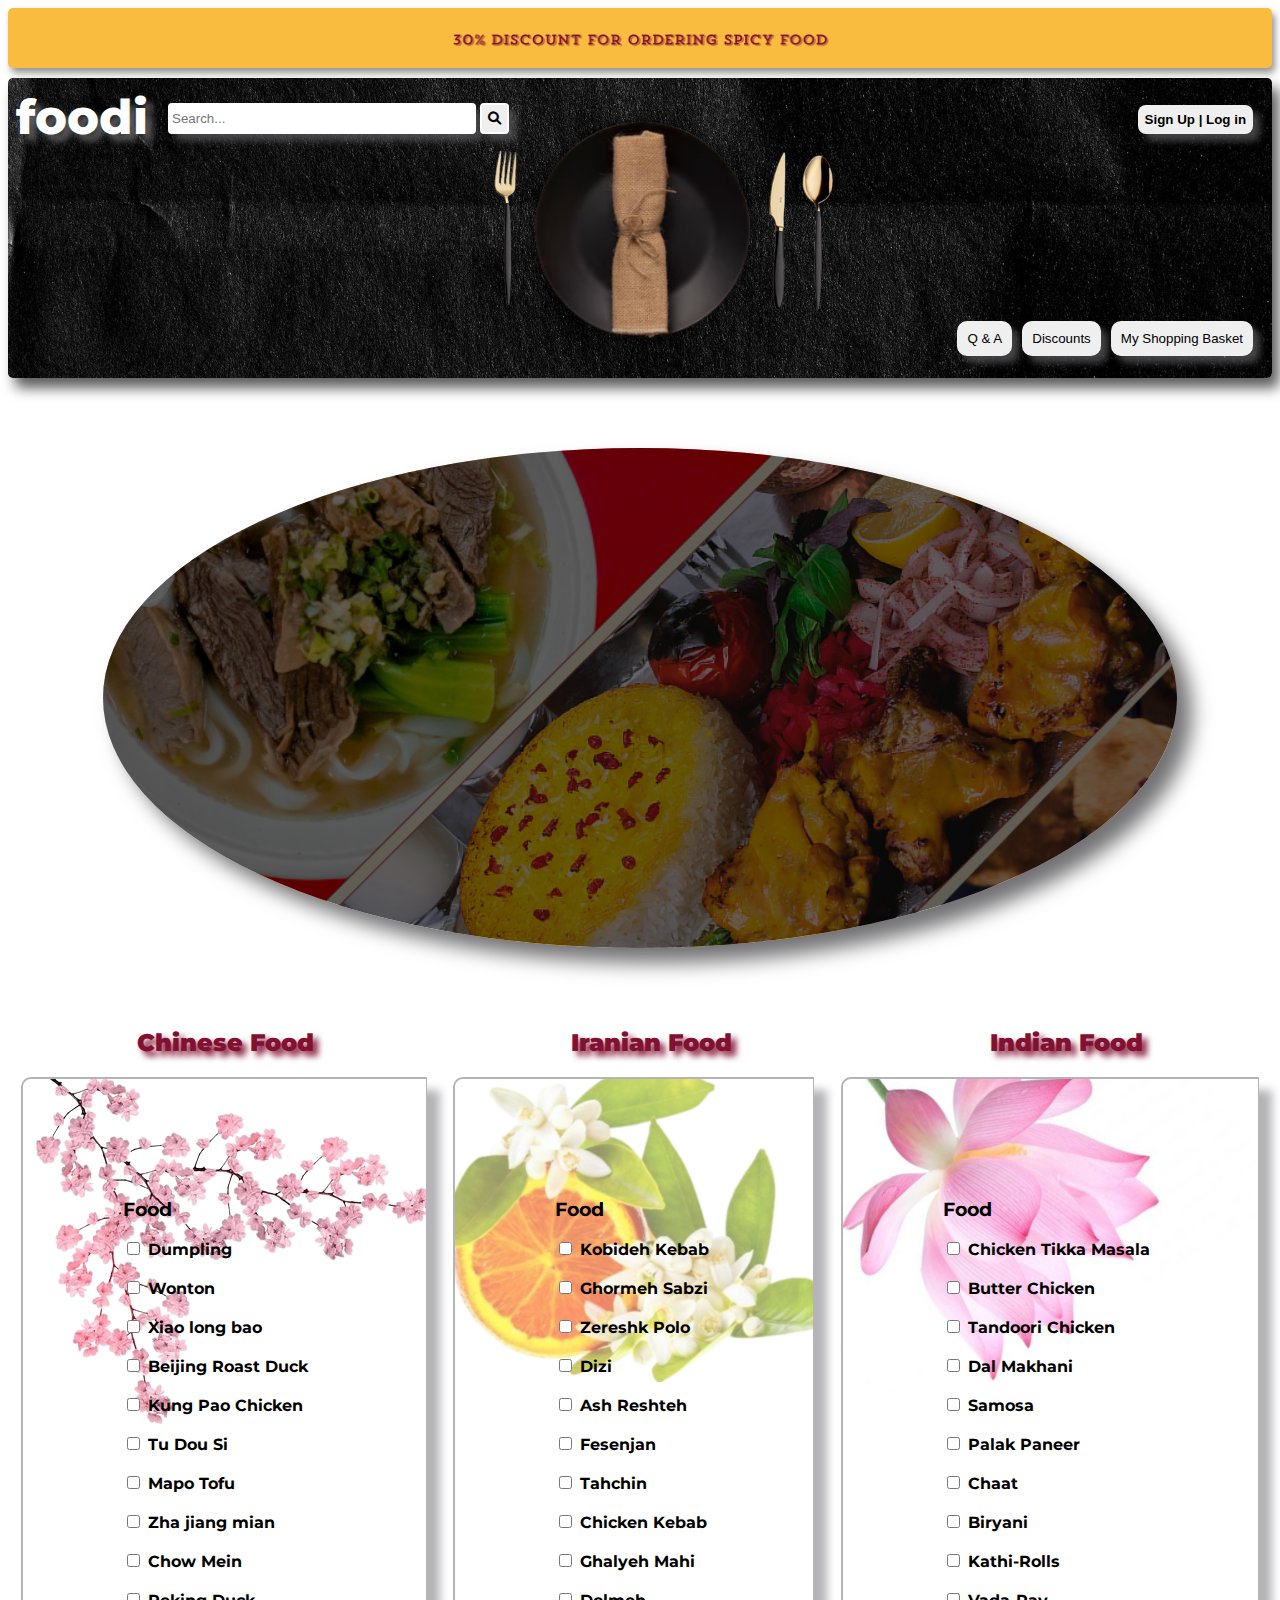
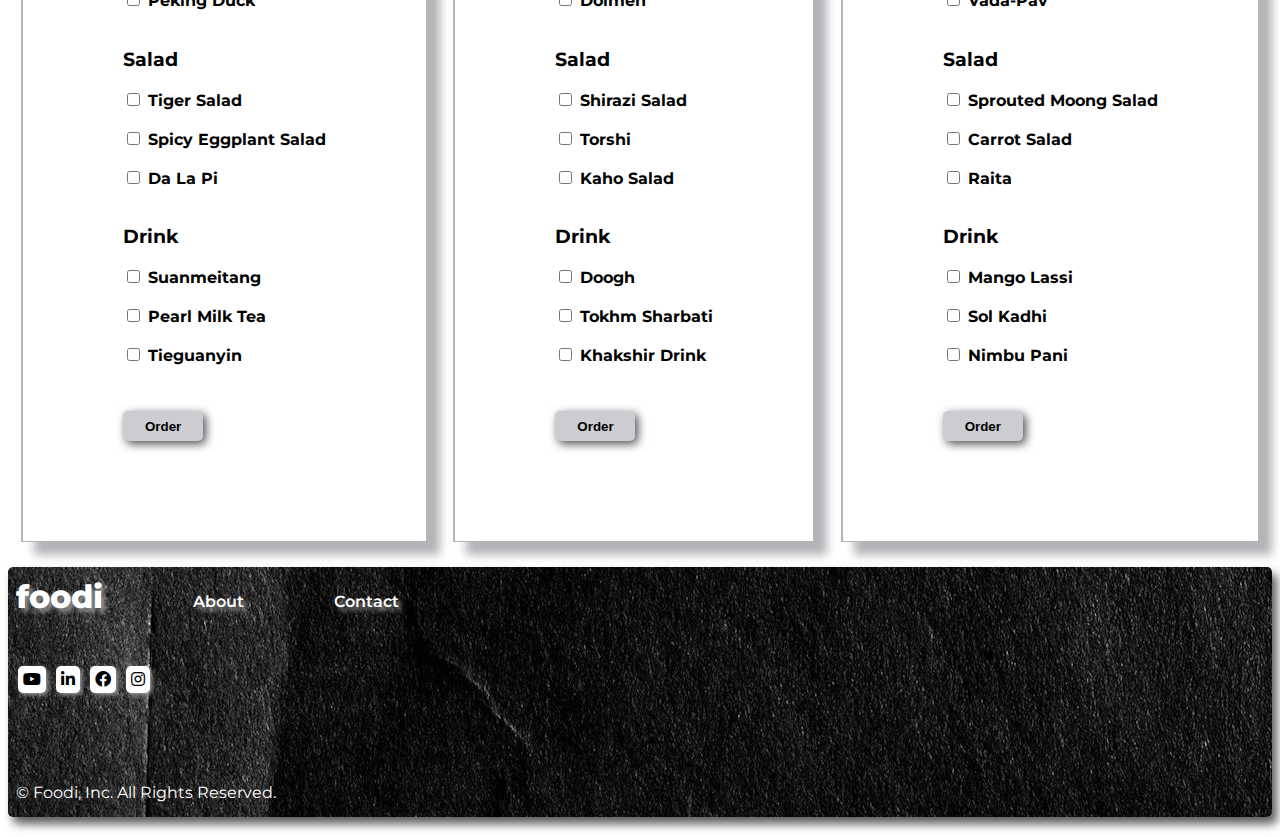
<file: index.html>
<!DOCTYPE html>
<html lang="en">
    <head>
        <meta name="viewport" content="width=device-width, initial-scale=1.0" />
        <meta charset="UTF-8" />
        <title>foodi</title>
        <link rel="preconnect" href="https://fonts.googleapis.com">
        <link rel="preconnect" href="https://fonts.gstatic.com" crossorigin>
        <link href="https://fonts.googleapis.com/css2?family=Montserrat:ital,wght@0,100..900;1,100..900&display=swap" rel="stylesheet">
        <link rel="preconnect" href="https://fonts.googleapis.com">
        <link rel="preconnect" href="https://fonts.gstatic.com" crossorigin>
        <link href="https://fonts.googleapis.com/css2?family=Lora:ital,wght@0,400..700;1,400..700&display=swap" rel="stylesheet">

        <link rel="stylesheet" href="https://cdnjs.cloudflare.com/ajax/libs/font-awesome/6.0.0/css/all.min.css">

        <link href="./style.css" rel="stylesheet" />
    </head>
    <body id="main-page">
        <header>
            <diV id="discount-banner"></diV>

            <div id="header">
                <div id="head-bar">
                    <div id="above-logo">
                        foodi
                    </div>

                    <div>
                        <form>
                            <input id="header-search" type="text" role="search" placeholder="Search..." />                   
                            <button id="header-search-button" type="button" onclick="searched()"><i class="fa-solid fa-magnifying-glass"></i></button>
                        </form>
                    </div>
                </div>

                <button id="signup-in"><a href="./signin-up.html" target="_blank">Sign Up | Log in</a></button>
                
                <nav id="header-nav">
                    <button><a class="header-nav-a" href="/Q&A.html" title="common questions">Q & A</a></button>
                    <button id="header-2-btn"><a class="header-nav-a" >Discounts</a></button>
                    <button id="header-3-btn"><a class="header-nav-a" >My Shopping Basket</a></button>
                </nav>
            </div>
        </header>

        <div class="menu-verified">this is</div>

        <div id="main-content">
            <div id="big-plate">
                <div id="big-plate-hover"></div>
            </div>

            <div id="three-plates">
                <div id="three-plates-1"><h2 class="three-plates-h2">Chinese Food</h2></div>
                <div id="three-plates-2"><h2 class="three-plates-h2">Iranian Food</h2></div>
                <div id="three-plates-3"><h2 class="three-plates-h2">Indian Food</h2></div>
            </div>

            <div id="menus">
                <h2 class="menu-h2">Chinese Food</h2>
                <div class="menu" id="menu-1">
                    <form id="first-menu">
                        <h3>Food</h3>
                        <input type="checkbox" id="Dumpling" name=" Dumpling " class="menu-input" />
                        <label for="Dumpling"> Dumpling </label><br /><br />

                        <input type="checkbox" id="Wonton" name=" Wonton " class="menu-input" />
                        <label for="Dumpling"> Wonton </label><br /><br />

                        <input type="checkbox" id="Xiao-long-bao" name=" Xiao long bao " class="menu-input" />
                        <label for="Dumpling"> Xiao long bao </label><br /><br />

                        <input type="checkbox" id="Beijing-Roast-Duck" name=" Beijing Roast Duck " class="menu-input" />
                        <label for="Dumpling"> Beijing Roast Duck </label><br /><br />

                        <input type="checkbox" id="Kung-Pao-Chicken" name=" Kung Pao Chicken " class="menu-input" />
                        <label for="Dumpling"> Kung Pao Chicken </label><br /><br />

                        <input type="checkbox" id="Tu-Dou-Si" name=" Tu Dou Si " class="menu-input" />
                        <label for="Dumpling"> Tu Dou Si </label><br /><br />

                        <input type="checkbox" id="Mapo-Tofu" name=" Mapo Tofu " class="menu-input" />
                        <label for="Dumpling"> Mapo Tofu </label><br /><br />

                        <input type="checkbox" id="Zha-jiang-mian" name=" Zha jiang mian " class="menu-input" />
                        <label for="Dumpling"> Zha jiang mian </label><br /><br />

                        <input type="checkbox" id="Chow-Mein" name=" Chow Mein " class="menu-input" />
                        <label for="Dumpling"> Chow Mein </label><br /><br />

                        <input type="checkbox" id="Peking-Duck" name=" Peking Duck " class="menu-input" />
                        <label for="Dumpling"> Peking Duck </label><br /><br />

                        <h3>Salad</h3>
                        <input type="checkbox" id="Tiger-Salad" name=" Tiger Salad " class="menu-input" />
                        <label for="Dumpling"> Tiger Salad </label><br /><br />

                        <input type="checkbox" id="Spicy-Eggplant-Salad" name=" Spicy Eggplant Salad " class="menu-input" />
                        <label for="Dumpling"> Spicy Eggplant Salad </label><br /><br />

                        <input type="checkbox" id="Da-La-Pi" name=" Da La Pi " class="menu-input" />
                        <label for="Dumpling"> Da La Pi </label><br /><br />

                        <h3>Drink</h3>
                        <input type="checkbox" id="Suanmeitang" name=" Suanmeitang " class="menu-input" />
                        <label for="Dumpling"> Suanmeitang </label><br /><br />

                        <input type="checkbox" id="Pearl-Milk-Tea" name=" Pearl Milk Tea " class="menu-input" />
                        <label for="Dumpling"> Pearl Milk Tea </label><br /><br />

                        <input type="checkbox" id="Tieguanyin" name=" Tieguanyin " class="menu-input" />
                        <label for="Dumpling"> Tieguanyin </label><br /><br />

                        <button type="button"  id="first-menu-button" class="menu-submit" onclick="buttonClicked()">Order</button>
                    </form>
                </div>

                <h2 class="menu-h2">Iranian Food</h2>
                <div class="menu" id="menu-2">
                    <form id="second-menu">
                        <h3>Food</h3>
                        <input type="checkbox" id="Kobideh-Kebab" name=" Kobideh Kebab " class="menu-input" />
                        <label for="Dumpling"> Kobideh Kebab </label><br /><br />

                        <input type="checkbox" id="Ghormeh-Sabzi" name=" Ghormeh Sabzi " class="menu-input" />
                        <label for="Dumpling"> Ghormeh Sabzi </label><br /><br />

                        <input type="checkbox" id="Zereshk-Polo" name=" Zereshk Polo " class="menu-input" />
                        <label for="Dumpling"> Zereshk Polo </label><br /><br />

                        <input type="checkbox" id="Dizi" name=" Dizi " class="menu-input" />
                        <label for="Dumpling"> Dizi </label><br /><br />

                        <input type="checkbox" id="Ash-Reshteh" name=" Ash Reshteh " class="menu-input" />
                        <label for="Dumpling"> Ash Reshteh </label><br /><br />

                        <input type="checkbox" id="Fesenjan" name=" Fesenjan " class="menu-input" />
                        <label for="Dumpling"> Fesenjan </label><br /><br />

                        <input type="checkbox" id="Tahchin" name=" Tahchin " class="menu-input" />
                        <label for="Dumpling"> Tahchin </label><br /><br />

                        <input type="checkbox" id="Chicken-Kebab" name=" Chicken Kebab " class="menu-input" />
                        <label for="Dumpling"> Chicken Kebab </label><br /><br />

                        <input type="checkbox" id="Ghalyeh-Mahi" name=" Ghalyeh-Mahi " class="menu-input" />
                        <label for="Dumpling"> Ghalyeh Mahi </label><br /><br />

                        <input type="checkbox" id="Dolmeh" name=" Dolmeh " class="menu-input" />
                        <label for="Dumpling"> Dolmeh </label><br /><br />

                        <h3>Salad</h3>
                        <input type="checkbox" id="Shirazi-Salad" name=" Shirazi Salad " class="menu-input" />
                        <label for="Dumpling"> Shirazi Salad </label><br /><br />

                        <input type="checkbox" id="Torshi" name=" Torshi " class="menu-input" />
                        <label for="Dumpling"> Torshi </label><br /><br />

                        <input type="checkbox" id="Kaho-Salad" name=" Kaho Salad " class="menu-input" />
                        <label for="Dumpling"> Kaho Salad </label><br /><br />

                        <h3>Drink</h3>
                        <input type="checkbox" id="Doogh" name=" Doogh " class="menu-input" />
                        <label for="Dumpling"> Doogh </label><br /><br />

                        <input type="checkbox" id="Tokhm-Sharbati" name=" Tokhm Sharbati " class="menu-input" />
                        <label for="Dumpling"> Tokhm Sharbati </label><br /><br />

                        <input type="checkbox" id="Khakshir-Drink" name=" Khakshir Drink " class="menu-input" />
                        <label for="Dumpling"> Khakshir Drink </label><br /><br />

                        <button type="button"  id="second-menu-button" class="menu-submit" onclick="buttonClicked()">Order</button>
                    </form>
                </div>

                <h2 class="menu-h2">Indian Food</h2>
                <div class="menu" id="menu-3">
                    <form id="third-menu">
                        <h3>Food</h3>
                        <input type="checkbox" id="Chicken-Tikka-Masala" name=" Chicken Tikka Masala " class="menu-input" />
                        <label for="Dumpling"> Chicken Tikka Masala </label><br /><br />

                        <input type="checkbox" id="Butter-Chicken" name=" Butter Chicken " class="menu-input" />
                        <label for="Dumpling"> Butter Chicken </label><br /><br />

                        <input type="checkbox" id="Tandoori-Chicken" name=" Tandoori Chicken " class="menu-input" />
                        <label for="Dumpling"> Tandoori Chicken </label><br /><br />

                        <input type="checkbox" id="Dal-Makhani" name=" Dal Makhani " class="menu-input" />
                        <label for="Dumpling"> Dal Makhani </label><br /><br />

                        <input type="checkbox" id="Samosa" name=" Samosa " class="menu-input" />
                        <label for="Dumpling"> Samosa </label><br /><br />

                        <input type="checkbox" id="Palak-Paneer" name=" Palak Paneer " class="menu-input" />
                        <label for="Dumpling"> Palak Paneer </label><br /><br />

                        <input type="checkbox" id="Chaat" name=" Chaat " class="menu-input" />
                        <label for="Dumpling"> Chaat </label><br /><br />

                        <input type="checkbox" id="Biryani" name=" Biryani " class="menu-input" />
                        <label for="Dumpling"> Biryani </label><br /><br />

                        <input type="checkbox" id="Kathi-Rolls" name=" Kathi Rolls " class="menu-input" />
                        <label for="Dumpling"> Kathi-Rolls </label><br /><br />

                        <input type="checkbox" id="Vada-Pav" name=" Vada Pav " class="menu-input" />
                        <label for="Dumpling"> Vada-Pav </label><br /><br />

                        <h3>Salad</h3>
                        <input type="checkbox" id="Sprouted-Moong-Salad" name=" Sprouted Moong Salad " class="menu-input" />
                        <label for="Dumpling"> Sprouted Moong Salad </label><br /><br />

                        <input type="checkbox" id="Carrot-Salad" name=" Carrot Salad " class="menu-input" />
                        <label for="Dumpling"> Carrot Salad </label><br /><br />

                        <input type="checkbox" id="Raita" name=" Raita " class="menu-input" />
                        <label for="Dumpling"> Raita </label><br /><br />

                        <h3>Drink</h3>
                        <input type="checkbox" id="Mango-Lassi" name=" Mango Lassi " class="menu-input" />
                        <label for="Dumpling"> Mango Lassi </label><br /><br />

                        <input type="checkbox" id="Sol-Kadhi" name=" Sol Kadhi " class="menu-input" />
                        <label for="Dumpling"> Sol Kadhi </label><br /><br />

                        <input type="checkbox" id="Nimbu-Pani" name=" Nimbu Pani " class="menu-input" />
                        <label for="Dumpling"> Nimbu Pani </label><br /><br />

                        <button type="button"  id="third-menu-button" class="menu-submit" onclick="buttonClicked()">Order</button>

                        
                    </form>
                </div>
            </div>
        </div>

        <footer>
            <div id="footer-first-div">
                <div id="bottom-logo" title="Site logo">foodi</div>
                <div class="about-contact-us"><a href="./about-us.html" class="footer-f-div-a" title="about us">About</a></div>
                <div class="about-contact-us" ><a href="./contact-us.html" class="footer-f-div-a" title="contact us">Contact</a></div>
            </div>

            <div id="footer-second-div">
                <div><i class="fa-brands fa-youtube"></i></div>
                <div><i class="fa-brands fa-linkedin-in"></i></div>
                <div><i class="fa-brands fa-facebook"></i></div>
                <div><i class="fa-brands fa-instagram"></i></div>
            </div>

            <p>&#169 Foodi, Inc. All Rights Reserved.</p>
        </footer>

        <script src="./index.js"></script>
    </body>
</html>
</file>
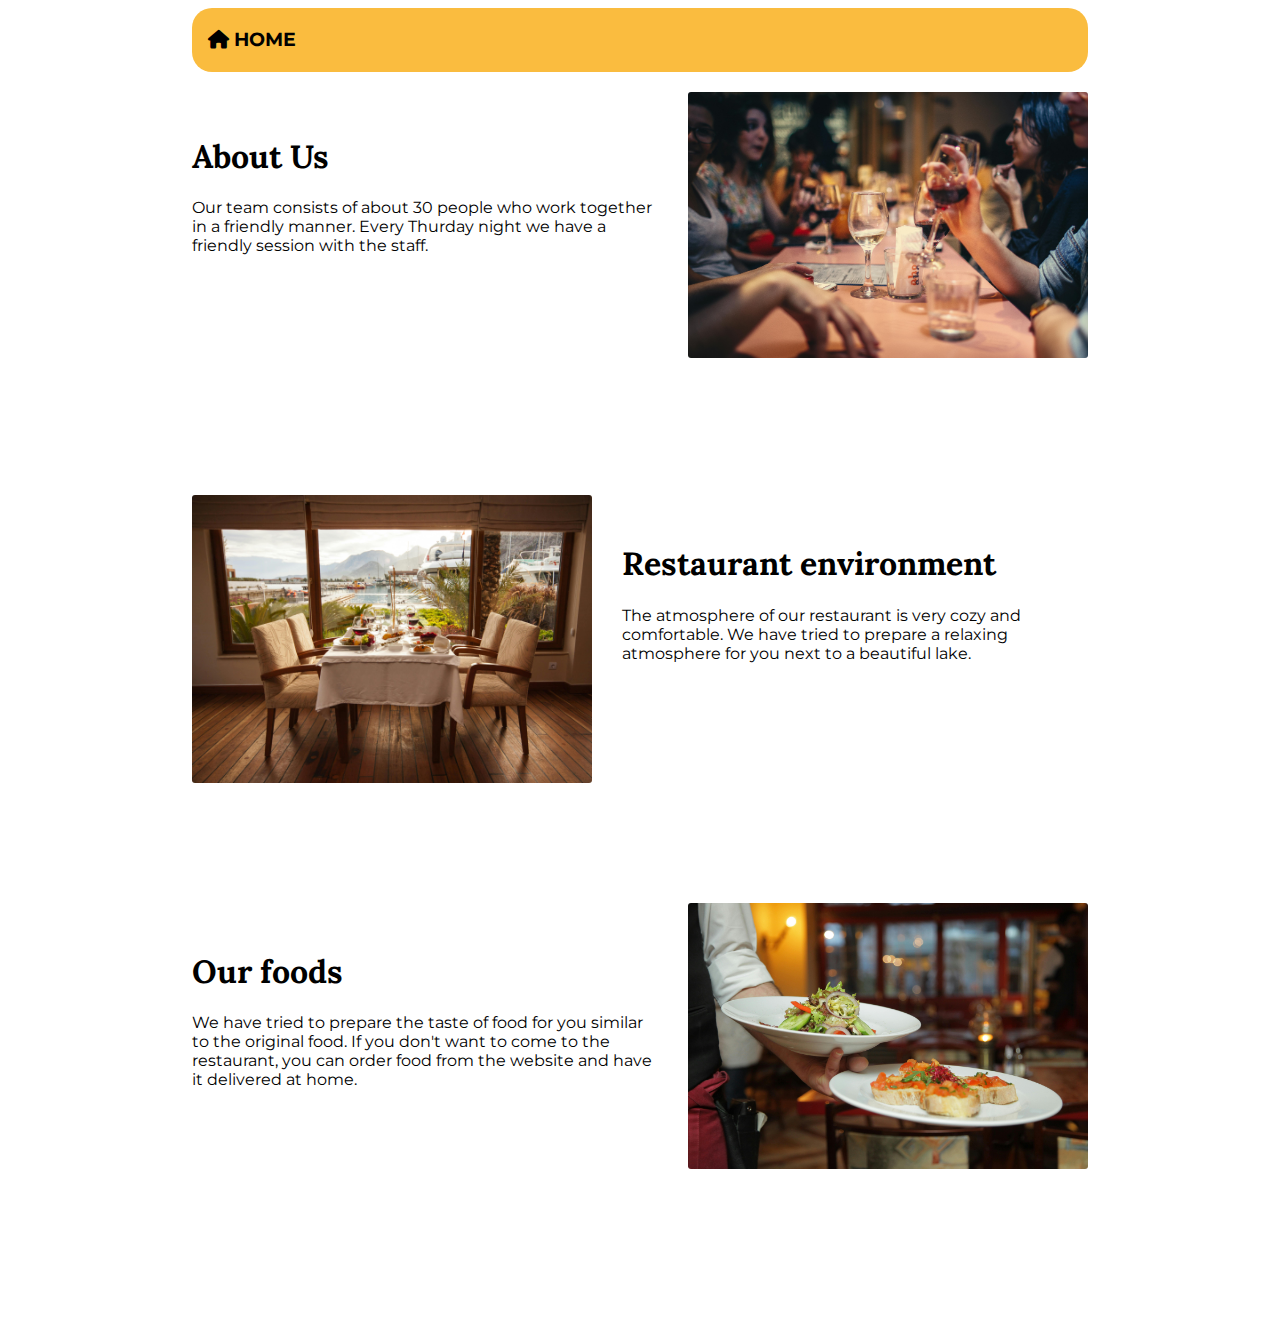
<file: about-us.html>
<!DOCTYPE html>
<html lang="en">
    <head>
        <meta charset="UTF-8" />
        <meta name="viewport" content="width=device-width, initial-scale=1.0" />
        <title>about us</title>
        <link rel="preconnect" href="https://fonts.googleapis.com">
        <link rel="preconnect" href="https://fonts.gstatic.com" crossorigin>
        <link href="https://fonts.googleapis.com/css2?family=Montserrat:ital,wght@0,100..900;1,100..900&display=swap" rel="stylesheet">
        <link rel="preconnect" href="https://fonts.googleapis.com">
        <link rel="preconnect" href="https://fonts.gstatic.com" crossorigin>
        <link href="https://fonts.googleapis.com/css2?family=Lora:ital,wght@0,400..700;1,400..700&display=swap" rel="stylesheet">

        <link rel="stylesheet" href="https://cdnjs.cloudflare.com/ajax/libs/font-awesome/6.0.0/css/all.min.css">

        <link href="./style.css" rel="stylesheet" />
    </head>
    <body class="about-page">
        <div id="page-div">
            <div class="head-of-second-page">
                <a href="./index.html"><h3><i class="fa-solid fa-house"></i> HOME</h3></a>
            </div>

            <p id="session-p">
                <img id="session-pic" src="./staff/friendly-session.jpg" alt="A frienly session around a resturant table." />
                <h1 id="session-h1">About Us</h1>
                Our team consists of about 30 people who work together in a friendly manner.
                Every Thurday night we have a friendly session with the staff.
            </p>

            <p id="environment-p">
                <img id="environment-pic" src="./staff/resturant-environment.jpg" alt="A frienly session around a resturant table." />
                <h1 id="environment-h1">Restaurant environment</h1>
                The atmosphere of our restaurant is very cozy and comfortable. 
                We have tried to prepare a relaxing atmosphere for you next to a beautiful lake.
            </p>

            <p id="foods-p">
                <img id="foods-pic" src="./staff/our-foods.jpg" alt="A frienly session around a resturant table." />
                <h1 id="foods-h1">Our foods</h1>
                We have tried to prepare the taste of food for you similar to the original food. 
                If you don't want to come to the restaurant, you can order food from the website and have it delivered at home.
            </p>

        </div>
    </body>
</html>
</file>
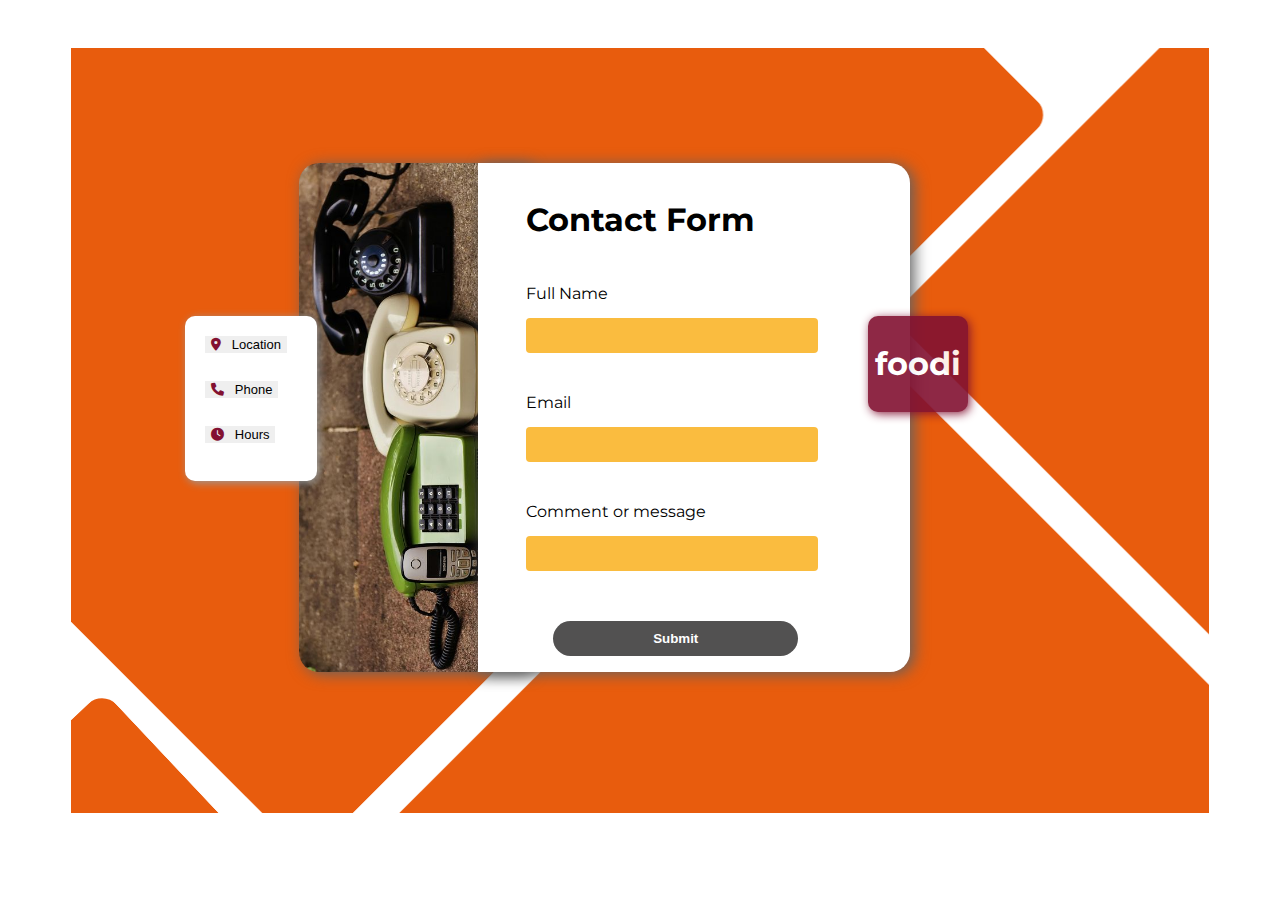
<file: contact-us.html>
<!DOCTYPE html>
<html lang="en">
    <head>
        <meta charset="UTF-8" />
        <meta name="viewport" content="width=device-width, initial-scale=1.0" />
        <title>Contact Us</title>
        <link rel="preconnect" href="https://fonts.googleapis.com">
        <link rel="preconnect" href="https://fonts.gstatic.com" crossorigin>
        <link href="https://fonts.googleapis.com/css2?family=Montserrat:ital,wght@0,100..900;1,100..900&display=swap" rel="stylesheet">
        <link rel="preconnect" href="https://fonts.googleapis.com">
        <link rel="preconnect" href="https://fonts.gstatic.com" crossorigin>
        <link href="https://fonts.googleapis.com/css2?family=Lora:ital,wght@0,400..700;1,400..700&display=swap" rel="stylesheet">

        <link rel="stylesheet" href="https://cdnjs.cloudflare.com/ajax/libs/font-awesome/6.0.0/css/all.min.css">
        
        <link rel="stylesheet" href="./style.css" />
    </head>
    <body class="contact-page">
        <div id="main-div">
            <div id="second-div">
                <div id="flex-first-item">
                    <img id="phones-pic" src="./staff/contact-img.jpg" alt="some old phones pics" />
                </div>

                <div id="flex-second-item">
                    <form action="./message-sent.html" target="_blank">
                        <h1> Contact Form </h1>

                        <label for="full-name" class="three-lables">Full Name</label>
                        <input type="text" id="full-name" class="three-inputs" />

                        <label for="full-name" class="three-lables">Email</label>
                        <input type="text" id="full-name" class="three-inputs" />

                        <label for="full-name" class="three-lables">Comment or message</label>
                        <input type="text" id="full-name" class="three-inputs" />

                        <input type="submit" id="form-submit" />
                    </form>
                </div>
            </div>

            <div id="third-div">
                <button onclick="contactWays('location')"><i class="fa-solid fa-location-dot" style="color: #821131;"></i> &nbsp Location</button>
                <button onclick="contactWays('phone')"><i class="fa-solid fa-phone" style="color: #821131;"></i> &nbsp Phone</button>
                <button onclick="contactWays('hours')"><i class="fa-solid fa-clock" style="color: #821131;"></i> &nbsp Hours</button>
            </div>

            <div id="forth-div">
                <h1>foodi</h1>
            </div>

            <div id="hidden-div"></div>

        </div>

        <script src="./index.js"></script>
    </body>
</html>
</file>
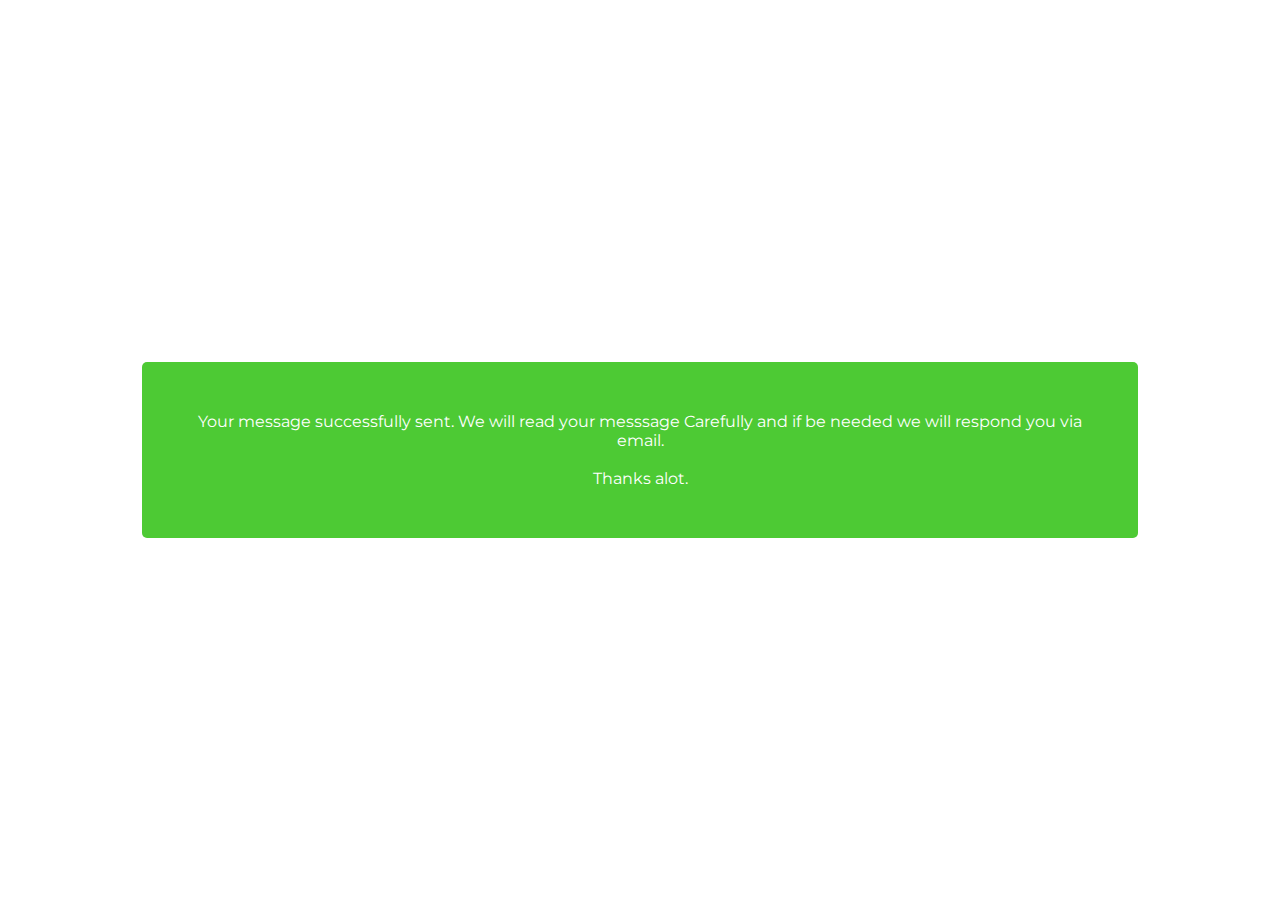
<file: message-sent.html>
<!DOCTYPE html>
<html lang="en">
<head>
    <meta charset="UTF-8">
    <meta name="viewport" content="width=device-width, initial-scale=1.0">
    <link rel="preconnect" href="https://fonts.googleapis.com">
    <link rel="preconnect" href="https://fonts.gstatic.com" crossorigin>
    <link href="https://fonts.googleapis.com/css2?family=Montserrat:ital,wght@0,100..900;1,100..900&display=swap" rel="stylesheet">

    <link rel="stylesheet" href="./style.css" />
    <title>message sent</title>
</head>
<body class="message-send">
    <div>Your message successfully sent. We will read your messsage Carefully and if be needed we will respond you via email.<br /> <br /> Thanks alot.</div>
</body>
</html>
</file>
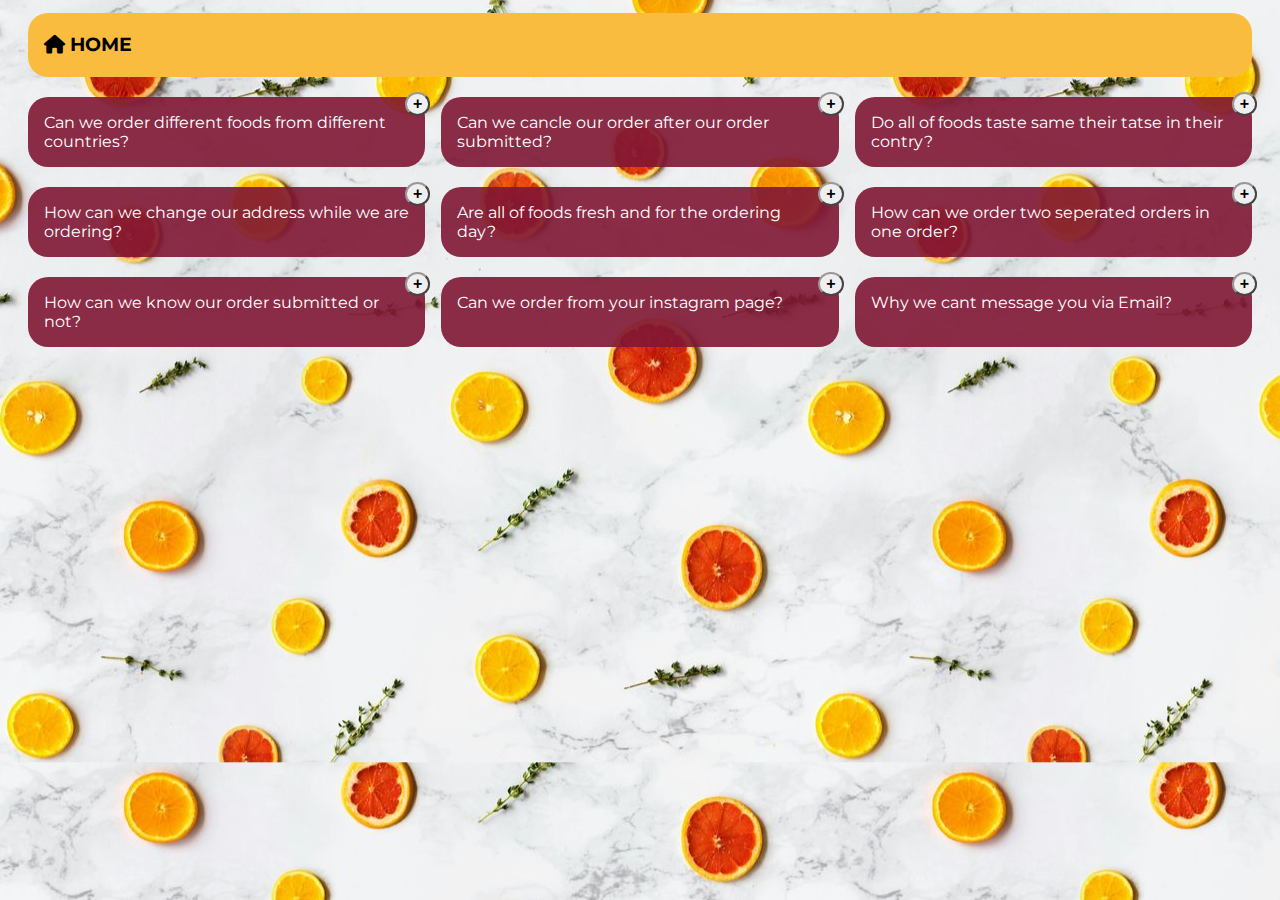
<file: Q&A.html>
<!DOCTYPE html>
<html lang="en">
    <head>
        <meta charset="UTF-8" />
        <meta name="viewport" content="width=device-width, initial-scale=1.0" />
        <link rel="preconnect" href="https://fonts.googleapis.com">
        <link rel="preconnect" href="https://fonts.gstatic.com" crossorigin>
        <link href="https://fonts.googleapis.com/css2?family=Montserrat:ital,wght@0,100..900;1,100..900&display=swap" rel="stylesheet">
        <link rel="stylesheet" href="https://cdnjs.cloudflare.com/ajax/libs/font-awesome/6.0.0/css/all.min.css">
        <link href="./style.css" rel="stylesheet" />
    </head>
    <body class="questions-page">
        <div class="head-of-second-page">
            <a href="./index.html"><h3><i class="fa-solid fa-house"></i> HOME</h3></a>
        </div>

        <div class="grid-container">
            <div class="grid-item" id="first-item">Can we order different foods from different countries?<button type="button" id="first-item-button" class="item-button" onclick="displayAnswer('#first-item', '#first-item-paragraph', '#first-item-button')">+</button>
                <p class="item-paragraph" id="first-item-paragraph" style="color: #FABC3F;">You can choose anything you want of all menus and then click on one of three submit buttons to order.</p>
            </div>

            <div class="grid-item" id="second-item">Can we cancle our order after our order submitted?<button type="button" id="second-item-button" class="item-button" onclick="displayAnswer('#second-item', '#second-item-paragraph', '#second-item-button')">+</button>
                <p class="item-paragraph" id="second-item-paragraph" style="color: #FABC3F;">No, You cant. Please be sure before submit your order.</p>
            </div>

            <div class="grid-item" id="third-item">Do all of foods taste same their tatse in their contry?<button type="button" id="third-item-button" class="item-button" onclick="displayAnswer('#third-item', '#third-item-paragraph', '#third-item-button')">+</button>
                <p class="item-paragraph" id="third-item-paragraph" style="color: #FABC3F;">We tried to cook delecius foods same thier main taste. But you will score our foods finally.</p>
            </div>

            <div class="grid-item" id="forth-item">How can we change our address while we are ordering?<button type="button" id="forth-item-button" class="item-button" onclick="displayAnswer('#forth-item', '#forth-item-paragraph', '#forth-item-button')">+</button>
                <p class="item-paragraph" id="forth-item-paragraph" style="color: #FABC3F;">You cant change your address when you are ordering. You have to change your address before.</p>
            </div>

            <div class="grid-item" id="fifth-item">Are all of foods fresh and for the ordering day?<button type="button" id="fifth-item-button" class="item-button" onclick="displayAnswer('#fifth-item', '#fifth-item-paragraph', '#fifth-item-button')">+</button>
                <p class="item-paragraph" id="fifth-item-paragraph" style="color: #FABC3F;">Yes. All of our foods are fresh and cooks daily. Our last day foods get homeless people in the city.</p>
            </div>

            <div class="grid-item" id="sixth-item">How can we order two seperated orders in one order?<button type="button" id="sixth-item-button" class="item-button" onclick="displayAnswer('#sixth-item', '#sixth-item-paragraph', '#sixth-item-button')">+</button>
                <p class="item-paragraph" id="sixth-item-paragraph" style="color: #FABC3F;">You can choose anything you want from menu and then order all of them with you account.</p>
            </div>

            <div class="grid-item" id="seventh-item">How can we know our order submitted or not?<button type="button" id="seventh-item-button" class="item-button" onclick="displayAnswer('#seventh-item', '#seventh-item-paragraph', '#seventh-item-button')">+</button>
                <p class="item-paragraph" id="seventh-item-paragraph" style="color: #FABC3F;">when you submit your order, we send you a message that your order submitted and you'll get that soon.</p>
            </div>

            <div class="grid-item" id="eigth-item">Can we order from your instagram page?<button type="button" id="eigth-item-button" class="item-button" onclick="displayAnswer('#eigth-item', '#eigth-item-paragraph', '#eigth-item-button')">+</button>
                <P class="item-paragraph" id="eigth-item-paragraph" style="color: #FABC3F;">Not at all. we cant get orders from our instagram page.</P>
            </div>

            <div class="grid-item" id="ninth-item">Why we cant message you via Email?<button type="button" id="ninth-item-button" class="item-button" onclick="displayAnswer('#ninth-item', '#ninth-item-paragraph', '#ninth-item-button')">+</button>
                <P class="item-paragraph" id="ninth-item-paragraph" style="color: #FABC3F;">You can tell your messages from our contact page.</P>
            </div>
        </div>

        <script src="./index.js"></script>
    </body>
</html>
</file>
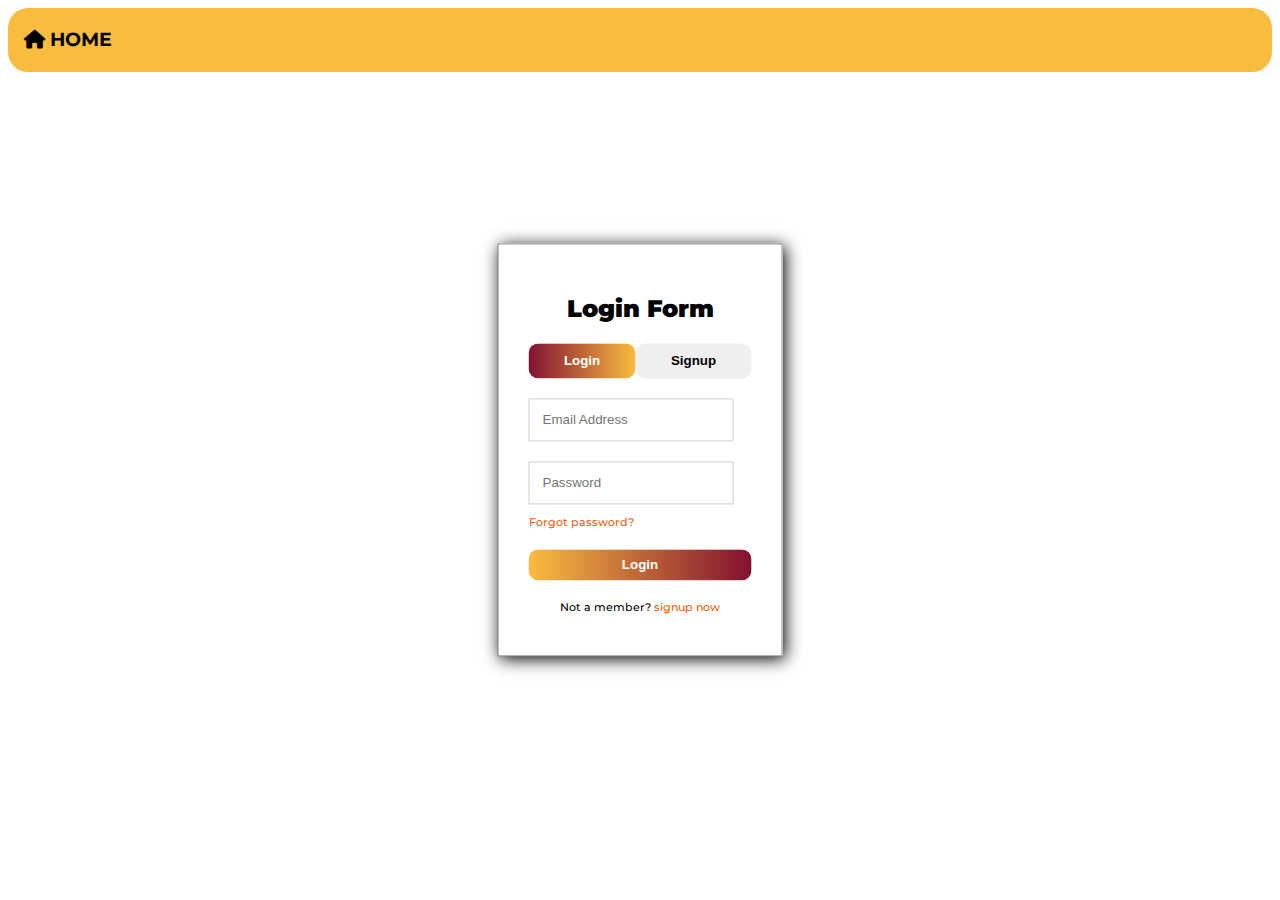
<file: signin-up.html>
<!DOCTYPE html>
<html lang="en">
    <head>
        <meta charset="UTF-8" />
        <meta name="viewport" content="width=device-width, initial-scale=1.0" />
        <title>signin-up</title>
        <link rel="preconnect" href="https://fonts.googleapis.com">
        <link rel="preconnect" href="https://fonts.gstatic.com" crossorigin>
        <link href="https://fonts.googleapis.com/css2?family=Montserrat:ital,wght@0,100..900;1,100..900&display=swap" rel="stylesheet">
        <link rel="stylesheet" href="https://cdnjs.cloudflare.com/ajax/libs/font-awesome/6.0.0/css/all.min.css">
        <link href="./style.css" rel="stylesheet" />
    </head>
    <body class="signin-up">
        <div class="head-of-second-page">
            <a href="./index.html"><h3><i class="fa-solid fa-house"></i> HOME</h3></a>
        </div>

        <div id="main-of-signup">
            <h2>Login Form</h2>

            <div id="logsign-flex">
                <button type="button" class="logsign-item" id="flex-first" onclick="loginClicked()">Login</button>
                <button type="button" class="logsign-item" id="flex-second" onclick="signupClicked()">Signup</button>
            </div>

            <input placeholder="Email Address" type="text" />
            <input placeholder="Password" />
            <input placeholder="Confirm Password" id="only-signup" />

            <p id="forgot-pass">Forgot password?</p>

            <a href="./index.html" style="text-decoration: none;"><button id="login-button" type="button" >Login</button></a>

            <p id="not-member">Not a member? <span>signup now</span></p>

        </div>

        <script src="./index.js"></script>
    </body>
</html>
</file>
<file: style.css>
/* ⚠️⚠️I am working here⚠️⚠️ */

body {
    font-family: "Montserrat", sans-serif;
}

#discount-banner {
    background-color: #FABC3F;
    height: 60px;
    text-align: center;
    background-image: url(./staff/discount-text.png);
    background-size: 32%;
    background-repeat: no-repeat;
    background-position: center;
    animation: changing-banner 2s infinite;
    animation-timing-function: cubic-bezier(1,0.000001,0.000001,1);
    box-shadow: 3px 5px 7px rgb(147, 147, 150);
    border-radius: 5px;
}

@keyframes changing-banner {
    from {background-image: url(./staff/discount-text.png);}
    to {background-image: url(./staff/discount-little-text.png);}
}

#header {
    position: relative;
    background-image: url("./staff/Untitled\ design\ \(17\).png");
    background-size: cover;
    background-position: center;
    width: 100%;
    margin-top: 10px;
    height: 300px;
    box-shadow: 7px 10px 13px rgb(93, 93, 95);
    border-radius: 5px;
}

#head-bar {
    display: flex;
    padding-left: 8px;
    padding-top: 10px;
    gap: 20px;
}

#above-logo {
    font-weight: 800;
    font-size: xxx-large;
    color: white;
    text-shadow: 7px 7px 7px rgb(93, 93, 95);
}

#above-logo:hover {
    background-image: linear-gradient(to right,#FABC3F,#821131);
    background-clip: text;
    color: transparent;
    transition-duration: 1s;
}

#header-search {
    flex-grow: 3;
    margin-top: 15px;
    width: 300px;
    height: 25px;
    border-radius: 4px;
    border: white solid 2px;
    box-shadow: 7px 7px 7px rgba(93, 93, 95, 0.7);
}

#header-search:hover {
    border:#821131 solid 2px;
}

#header-search-button {
    height: 31px;
    border-radius: 4px;
    border: white solid 2px;
    box-shadow: 7px 7px 7px rgba(93, 93, 95, 0.7);
}

#header-search-button:hover {
    background-color: rgba(130, 17, 49, 0.8);
}

#signup-in {
    position: absolute;
    top: 9%;
    right: 1.5%;
    padding: 7px;
    border: none;
    border-radius: 8px;
    box-shadow: 7px 7px 7px rgba(93, 93, 95, 0.7);
}

#signup-in a {
    text-decoration: none;
    font-weight: 900;
    color: black;
}

#signup-in:hover {
    background-color: #E85C0D;
}

#signup-in:hover a {
    color: white;
}

#header-nav {
    position: absolute;
    top: 81%;
    right: 1.5%;
}

#header-nav button {
    padding: 10px;
    margin-left: 6px;
    border-radius: 10px;
    border: none;
    box-shadow: 7px 7px 7px rgba(93, 93, 95, 0.7);
}

#header-nav button:hover {
    background-color: transparent;
    color: white;
    border: white dashed 2px;
}

#header-nav button:hover .header-nav-a {
    color: white;
}

.header-nav-a {
    text-decoration: none;
    color: black;
    font-weight: 500;
}

#main-content {
    margin-top: 70px;
}

#big-plate {
    height: 500px;
    width: 85%;
    margin-left: auto;
    margin-right: auto;
    background-image: url(./staff/food-plate.png);
    background-size: cover;
    box-shadow: 15px 15px 20px rgb(114, 114, 116);
    border-radius: 50%;
}

#big-plate-hover {
    width: 100%;
    border-radius: 50%;
    height: 100%;
    background-color: rgba(0, 0, 0, 0.6);
    transition: 2s;
}

#big-plate:hover #big-plate-hover {
    height: 0;
    top: 0;
}

#three-plates {
    display: flex;
    justify-content: space-around;
    margin-top: 60px;
}

#three-plates > div {
    text-align: center;
}

.three-plates-h2 {
    text-shadow: 5px 5px 6px #821131;
    color: #821131;
    font-weight: 900;
}

#menus {
    display: flex;
    justify-content: space-around;
}

.menu-h2 {
    display: none;
}

#menus > div {
    padding: 100px;
    border-left: rgb(180, 180, 184) solid 2px;
    border-top: rgb(180, 180, 184) solid 2px;
    border-right: rgb(180, 180, 184) solid 1px;
    border-bottom: rgb(180, 180, 184) solid 1px;
    border-top-left-radius: 10px;
    box-shadow: 13px 13px 10px rgb(180, 180, 184);
    font-weight: 700;
}

#menu-1 {
    background-image: url(./staff/cherry-blossom.png);
    background-repeat: no-repeat;
}

#menu-2 {
    background-image: url(./staff/bahar-nareng-3.png.png);
    background-repeat: no-repeat;
}

#menu-3 {
    background-image: url(./staff/Untitled\ design\ \(14\).png);
    background-repeat: no-repeat;
}

.menu-submit {
    padding: 5px;
    width: 80px;
    height: 30px;
    margin-top: 27px;
    box-shadow: 3px 3px 10px rgb(82, 80, 81);
    background-color:  rgb(205, 205, 209);
    border: none;
    border-radius: 5px;
    font-weight: 600;
}

.menu-submit:hover {
    width: 83px;
    height: 34px;
    
}

footer {
    position: relative;
    width: 100%;
    height: 250px;
    background-image: url(./staff/footer-background.jpg);
    margin-top: 25px;
    margin-bottom: 20px;
    border-radius: 5px;
    box-shadow: 5px 7px 10px rgb(93, 93, 95);
}

#footer-first-div {
    display: flex;
    gap: 90px;
    padding-left: 8px;
    padding-top: 10px;
    width: 40%;
}

#bottom-logo {
    font-weight: 800;
    font-size: xx-large;
    color: white;
    text-shadow: 4px 4px 4px rgb(141, 141, 141);
}

.about-contact-us {
    margin-top: 15px;
}

.about-contact-us:hover {
    background-image: linear-gradient(to right, #E85C0D, #FABC3F);
    padding: 5px;
    margin-top: 5px;
    border-radius: 5px;
}

.footer-f-div-a {
    color: white;
    font-weight: 600;
    text-shadow: 4px 4px 4px rgb(156, 156, 156);
    text-decoration: none;
}

#footer-second-div {
    display: flex;
    margin-top: 50px;
    margin-left: 10px;
    width: 10%;
    gap: 10px;
}

#footer-second-div > div {
background-color: white;
padding: 4px 5px;
border-radius: 5px;
box-shadow: 2px 2px 4px rgb(156, 156, 156);
}

#footer-second-div > div:hover {
    background-color: #FABC3F;
}

footer p {
    position: absolute;
    top: 80%;
    padding-left: 8px;
    color: white;
}

.menu-verified {
    padding: 25px;
    border: 1px solid;
    box-shadow: 2px 2px 10px;
    color: rgb(35, 141, 35);
    position: absolute;
    top: 50%;
    left: 50%;
    transform: translate(-50%, -50%);
    text-align: center;
    display: none;
    font-family: "Lora", serif;
    font-weight: 900;
    font-size: 25px;
    font-style: normal;
}


.head-of-second-page {
    background-color: #FABC3F;
    padding: 0.1em;
    padding-left: 1em;
    border-radius: 20px;
    margin-bottom: 20px;
}

.head-of-second-page a {
    text-decoration: none;
    color: black;
}

@media screen and (min-width: 988px) and (max-width: 1227px) {
    #menus > div {
        padding: 60px;
        font-weight: 600;
    }
}

@media screen and (min-width: 800px) and (max-width: 987px) {
    #big-plate {
        display: none;
    }


    #three-plates {
        display: none;
    }

    .menu-h2 {
        display: block;
        text-shadow: 5px 5px 6px #821131;
        color: #821131;
        font-weight: 900;
        margin-top: 80px;
    }
    
    #menus {
        width: 50%;
        margin-left: auto;
        margin-right: auto;
        flex-direction: column;
        justify-content: left;
    }
    
    #menus > div {
        font-weight: 600;
        font-size: small;
    }
}

@media screen and (max-width: 800px) {
    #big-plate {
        display: none;
    }

    #three-plates {
        display: none;
    }

    .menu-h2 {
        display: block;
        text-shadow: 5px 5px 6px #821131;
        color: #821131;
        font-weight: 800;
        margin-top: 80px;
    }
    
    #menus {
        margin-left: 20px;
        width:60%;
        flex-direction: column;
        justify-content: left;
    }
    
    #menus > div {
        font-weight: 600;
        font-size: small;
    }

    #discount-banner {
        background-size: 60%;
    }
    
    #above-logo {
        font-weight: 700;
        font-size: x-large;
        margin-top: 18px;
    }
    
    #header-search {
        flex-grow: 2;
        margin-top: 15px;
        width: 200px;
    }
    
    #signup-in {
        top: 81%;
        right: 20%;
        padding: 10px 5px;
        font-size: smaller;
    }
    
    #signup-in a {
        font-weight: 600;
    }
    
    #header-nav {
        top: 81%;
        right: 5%;
    }

    #header-2-btn {
        display: none;
    }

    #header-3-btn {
        display: none;
    }

    .menu-h2 {
        display: block;
        text-shadow: 5px 5px 6px #821131;
        color: #821131;
        font-weight: 800;
        margin-top: 80px;
    }
    
    #menus {
        width: 85%;
        margin-left: auto;
        margin-right: auto;
        flex-direction: column;
        justify-content: left;
    }
    
    #menus > div {
        font-weight: 600;
        font-size: small;
    }
}



/*
signin-up page style
*/

body.signin-up {
    font-family: "Montserrat", sans-serif;
    font-style: normal;
}

body.signin-up #main-of-signup {
    position: absolute;
    top: 50%;
    left: 50%;
    transform: translate(-50%, -50%);
    border: 1px solid gray;
    padding: 30px;
    box-shadow: 2px 3px 16px;
}

body.signin-up h2 {
    font-weight: 900;
    text-align: center;
}

body.signin-up #logsign-flex{
    display: flex;
    justify-content: space-around;
}

body.signin-up .logsign-item {
    padding:10px 35px;
    border: none;
    border-radius: 10px;
    font-weight: 600;
}

body.signin-up .logsign-item:hover {
    font-weight: 800;
    padding: 6px 33.5px;
}

body.signin-up #flex-first {
    background-image: linear-gradient(to right, #821131, #FABC3F);
    color: white;
}

body.signin-up > div input {
    border: 1px solid rgba(163, 158, 158, 0.5);
    margin-top: 20px;
    padding: 13px;
    display: block;
}

body.signin-up #only-signup {
    display: none;
}

body.signin-up #forgot-pass {
    color: #E85C0D;
    font-size: 0.7em;
    font-weight: 500;
}

body.signin-up #login-button {
    display: block;
    padding: 8px 7em;
    margin-right: auto;
    margin-left: auto;
    border-radius: 10px;
    background-image: linear-gradient(to right, #FABC3F, #821131);
    border: none;
    color: white;
    margin-top: 20px;
    font-weight: 700;
}

body.signin-up #login-button:hover {
    color: #199B74;
    transition: 1s;
}

body.signin-up #not-member {
    font-size: 0.7em;
    font-weight: 500;
    text-align: center;
    margin-top: 20px;
}

body.signin-up #not-member > span {
    color: #E85C0D;
}



/*
Q & A page style
*/

body.questions-page {
    background-image: url(./staff/background.jpg);
    background-position: center;
    font-family: "Montserrat", sans-serif;
    font-style: normal;
    padding-left: 20px;
    padding-right: 20px;
    padding-top: 5px;
}

body.questions-page .grid-container {
    display: grid;
    grid-template-columns: 1fr 1fr 1fr;
    grid-template-rows: 1fr 1fr 1fr 1fr;
    row-gap: 20px;
    column-gap: 1em;
    margin-left: auto;
    margin-right: auto;
}

body.questions-page .grid-item {
    position: relative;
    background-color: rgb(128, 22, 52, 0.9);
    color: white;
    padding: 1em;
    border-radius: 20px;
}

body.questions-page .grid-item:hover {
    color: #FABC3F;
    transition: 1.5s;
}

.class-add-item {
    grid-row: span 2;
}

.item-paragraph {
    display: none;
    color: #FABC3F;
}

body.questions-page .item-button {
    position: absolute;
    top: -5px;
    right: -5px;
    border-radius: 50%;
    border-color: rgb(153, 151, 151);
    font-weight: 700;
    font-size: medium;
}

.minus-button {
    background-image: url(./staff/minus.jpg);
    background-position: center;
    color:transparent;
}



/*
Anout us page style
*/

body.about-page #page-div {
    width: 70vw;
    margin-left: auto;
    margin-right: auto;
    margin-bottom: 250px;
    font-family: "Montserrat", sans-serif;
}

body.about-page img {
    width: 400px;
}

body.about-page img:hover {
    width: 415px;
}

body.about-page h1 {
    font-family: "Lora", sans-serif;
}

body.about-page #session-pic {
    float: right;
    border-radius: 3px;
    margin-left: 30px;
}

body.about-page #session-h1 {
    margin-top: 2em;
}

body.about-page #environment-p {
    clear: both;
    margin-top: 15em;
}

body.about-page #environment-pic {
    float: left;
    border-radius: 3px;
    margin-right: 30px;
}

body.about-page #environment-h1 {
    margin-top: 9em;
}

body.about-page #foods-p {
    clear: both;
    margin-top: 15em;
}

body.about-page #foods-pic {
    float: right;
    border-radius: 3px;
    margin-left: 30px;
}

body.about-page #foods-h1 {
    margin-top: 9em;
}

@media screen and (min-width: 730px) and (max-width: 990px) {
    body.about-page #page-div {
        width: 90vw;
    }
}

@media screen and (max-width: 729px) {
    body.about-page #page-div {
        width: 90vw;
        margin-bottom: 150px;
    }
    
    body.about-page img {
        width: 380px;
    }
    
    body.about-page img:hover {
        width: 380px;
    }

    body.about-page #session-pic {
        float: none;
        margin-left: auto;
        margin-right: auto;
    }
    
    body.about-page #session-h1 {
        margin-top: 1em;
    }
    
    body.about-page #environment-p {
        clear: both;
        margin-top: 10em;
    }
    
    body.about-page #environment-pic {
        float: none;
        margin-left: auto;
        margin-right: auto;
    }
    
    body.about-page #environment-h1 {
        margin-top: 1em;
    }
    
    body.about-page #foods-p {
        clear: both;
        margin-top: 10em;
    }
    
    body.about-page #foods-pic {
        float: none;
        margin-left: auto;
        margin-right: auto;
    }
    
    body.about-page #foods-h1 {
        margin-top: 1em;
    }
}



/*
contact us page style
*/

body.contact-page {
    font-family: "Montserrat", sans-serif;
}

body.contact-page #main-div {
    position: relative;
    background-image: url(./staff/contact-background.png);
    width:70%;
    height: 80vh;
    margin-left: auto;
    margin-right: auto;
    margin-top: 5em;
}

body.contact-page #second-div {
    position: absolute;
    display: flex;
    top: 10%;
    left: 25%;
}

body.contact-page #phones-pic {
    min-height: 100%;
    height: 580px;
    border-top-left-radius: 20px;
    border-bottom-left-radius: 20px;
    box-shadow: 4px 2px 15px rgb(97, 97, 97);
}

body.contact-page #flex-second-item {
    padding: 2em 10em 1em 4em;
    background-color: white;
    border-bottom-right-radius: 20px;
    border-top-right-radius: 20px;
    box-shadow: 4px 2px 15px rgb(97, 97, 97);
}

body.contact-page #flex-second-item h1 {
    margin-bottom: 45px;
}

body.contact-page .three-lables {
    display: block;
    margin-bottom: 15px;
}

body.contact-page .three-inputs {
    display: block;
    margin-bottom: 40px;
    padding: 10px;
    width: 100%;
    background-color: #FABC3F;
    border: none;
    border-radius: 4px;
}

body.contact-page #form-submit {
    display: block;
    background-color: rgb(82, 81, 81);
    padding: 12px 120px;
    margin-left: 3em;
    margin-top: 70px;
    border-radius: 30px;
    color: white;
    font-weight:700;
    border: none;
}

body.contact-page #form-submit:hover {
    background-color: #199B74;
    padding: 14px 130px;
    margin-left: 1.5em;
    box-shadow: 2px 2px 6px black;
}

body.contact-page #third-div {
    position: absolute;
    background-color: white;
    padding: 20px;
    padding-left: 10px;
    border-radius: 10px;
    top: 40%;
    left: 20%;
    box-shadow: 2px 2px 8px rgb(155, 155, 155);
}

body.contact-page #third-div > button {
    margin: 10px 20px 35px 10px;
    display: block;
    border: none;
    font-size: medium;
}

body.contact-page #hidden-div {
    position: absolute;
    top: 30%;
    left: 35%;
    width: 500px;
    height: 300px;
    background-image: linear-gradient(to right, gray, black);
    opacity: 0.9;
    border-radius: 10px;
    color: white;
    text-align: center;
    align-content: center;
    display: none;
}

body.contact-page #forth-div {
    position: absolute;
    background-color: #821131;
    display: inline-block;
    padding: 15px;
    color: white;
    top: 35%;
    border-radius: 10px;
    left: 75%;
    opacity: 0.9;
    box-shadow: 2px 2px 10px #821131;
}

body.contact-page #flex-second-item {
    padding: 2em 10em 1em 4em;
    background-color: white;
    border-bottom-right-radius: 20px;
    border-top-right-radius: 20px;
    box-shadow: 4px 2px 15px rgb(97, 97, 97);
}

body.contact-page #flex-second-item h1 {
    margin-bottom: 45px;
}

body.contact-page .three-lables {
    display: block;
    margin-bottom: 15px;
}

body.contact-page .three-inputs {
    display: block;
    margin-bottom: 40px;
    padding: 10px;
    width: 100%;
    background-color: #FABC3F;
    border: none;
    border-radius: 4px;
}

body.contact-page #form-submit {
    display: block;
    background-color: rgb(82, 81, 81);
    padding: 12px 120px;
    margin-left: 3em;
    margin-top: 70px;
    border-radius: 30px;
    color: white;
    font-weight:700;
    border: none;
}

body.contact-page #form-submit:hover {
    background-color: #199B74;
    padding: 14px 130px;
    margin-left: 1.5em;
    box-shadow: 2px 2px 6px black;
}

body.contact-page #third-div {
    position: absolute;
    background-color: white;
    padding: 20px;
    padding-left: 10px;
    border-radius: 10px;
    top: 40%;
    left: 20%;
    box-shadow: 2px 2px 8px rgb(155, 155, 155);
}

body.contact-page #third-div > button {
    margin: 10px 20px 35px 10px;
    display: block;
    border: none;
    font-size: medium;
}

body.contact-page #forth-div {
    position: absolute;
    background-color: #821131;
    display: inline-block;
    padding: 15px;
    color: white;
    top: 35%;
    border-radius: 10px;
    left: 75%;
    opacity: 0.9;
    box-shadow: 2px 2px 10px #821131;
}

@media screen and (min-width: 2424px) and (max-width: 2560px) {
    body.contact-page #forth-div {
        left: 69%;
    }
}

@media screen and (min-width:2211px) and (max-width: 2423px) {
    body.contact-page #forth-div {
        left: 72%;
    }
}

@media screen and (min-width: 2000px) and (max-width: 2210px) {
    body.contact-page #forth-div {
        left: 76%;
    }
}

@media screen and (min-width: 2560) {
    body.contact-page #forth-div {
        display: none;
    }
}

@media screen and (max-width: 2025px) {
    body.contact-page #second-div {
        left: 15%;
    }
}

@media screen and (min-width: 1824px) and (max-width: 2025px) {
    body.contact-page #forth-div {
        left: 72%;
    }
}

@media screen and (min-width: 1700px) and (max-width: 1823px) {
    body.contact-page #forth-div {
        left: 77%;
    }
}

@media screen and (min-width: 1560px) and (max-width: 1699px) {
    body.contact-page #forth-div {
        left: 82%;
    }
}

@media screen and (min-width: 1560px) and (max-width: 2027px) {
    body.contact-page #third-div {
        left: 10%;
    }
}

@media screen and (min-width: 1354px) and (max-width: 1560px) {
    body.contact-page #main-div {
        width:80%;
    }
    
    body.contact-page #second-div {
        top: 10%;
        left: 13%;
    }
    
    body.contact-page #third-div {
        left: 10%;
    }
    
    body.contact-page #forth-div {
        left: 75%;
    }
}

@media screen and (min-width: 1354px) and (max-width: 1460px) {
    body.contact-page #forth-div {
        left: 80%;
    }
}

@media screen and (max-width: 1353px) {
    body.contact-page #main-div {
        width: 90%;
        height: 85vh;
        margin-top: 3em;
    }

    body.contact-page #second-div {
        top: 15%;
        left: 20%;
    }

    body.contact-page #phones-pic {
        min-height: 100%;
        height: 400px;
    }
    
    body.contact-page #flex-second-item {
        padding: 1em 7em 1em 3em;
    }

    body.contact-page #form-submit {
        padding: 10px 100px;
        margin-left: 2em;
        margin-top: 50px;
    }

    body.contact-page #form-submit:hover {
        padding: 10px 100px;
        margin-left: 2em;
        box-shadow: none;
    }

    body.contact-page #third-div {
        padding: 10px;
        padding-left: 10px;
        top: 35%;
        left: 10%;
    }

    body.contact-page #third-div > button {
        margin: 10px 20px 28px 10px;
        font-size: small;
    }

    body.contact-page #hidden-div {
        top: 30%;
        left: 35%;
        width: 350px;
        height: 230px;
        font-size: small;
    }

    body.contact-page #forth-div {
        padding: 7px;
        top: 35%;
        left: 75%;
    }
}

@media screen and (min-width: 1230px) and (max-width: 1353px) {
    body.contact-page #forth-div {
        left: 70%;
    }
}

@media screen and (min-width: 1019px) and (max-width: 1110px) {
    body.contact-page #forth-div {
        left: 80%;
    }
}

@media screen and (min-width: 838px) and (max-width: 1018px) {
    body.contact-page #main-div {
        width:98%;
        height: 80vh;
        margin-left: auto;
        margin-right: auto;
        margin-top: 5em;
    }

    body.contact-page #second-div {
        top: 10%;
        left: 15%;
    }

    body.contact-page #third-div {
        top: 40%;
        left: 6%;
    }
    
    body.contact-page #forth-div {
        left: 75%;
    }
}

@media screen and (min-width: 838px) and (max-width: 929px) {
    body.contact-page #forth-div {
        left: 82%;
    }
}

@media screen and (max-width: 838px) {
    body.contact-page #main-div {
        background-image: none;
        width:80%;
        height: 80vh;
        margin-left: auto;
        margin-right: auto;
        margin-top: 0px;
    }

    body.contact-page #second-div {
        top: 20%;
        left: 10%;
    }

    body.contact-page #phones-pic {
        display: none;
    }

    body.contact-page #flex-second-item {
        background-color: #E85C0D;
        padding: 2em 4em 2em 4em;
        border-radius: 20px;
        color: white;
    }

    body.contact-page #flex-second-item h1 {
        margin-bottom: 40px;
        font-size: large;
    }

    body.contact-page .three-lables {
        margin-bottom: 10px;
        font-size: small;
        font-weight: 600;
    }

    body.contact-page .three-inputs {
        padding: 10px;
        width: 95%;
        background-color: white;
    }

    body.contact-page #form-submit {
        padding: 10px 80px;
        margin-left: auto;
        margin-right: auto;
        margin-top: 50px;
        background-color: white;
        color: black;
        font-weight:700;
    }

    body.contact-page #form-submit:hover {
        padding: 10px 80px;
        margin-left: auto;
        margin-right: auto;
        margin-top: 50px;
        background-color: #199B74;
        color: white;
        transition: 0.5s;
    }

    body.contact-page #third-div {
        display: none;
    }

    body.contact-page #forth-div {
        display: none;
    }
}



/*
message sent page style
*/

body.message-send {
    font-family: "Montserrat", sans-serif;
    text-align: center;
}

body.message-send div {
    position: absolute;
    background-color: #4dca34;
    padding: 50px;
    width: 70%;
    top: 50%;
    left: 50%;
    transform: translate(-50%, -50%);
    color: white;
    border-radius: 5px;
}
</file>
